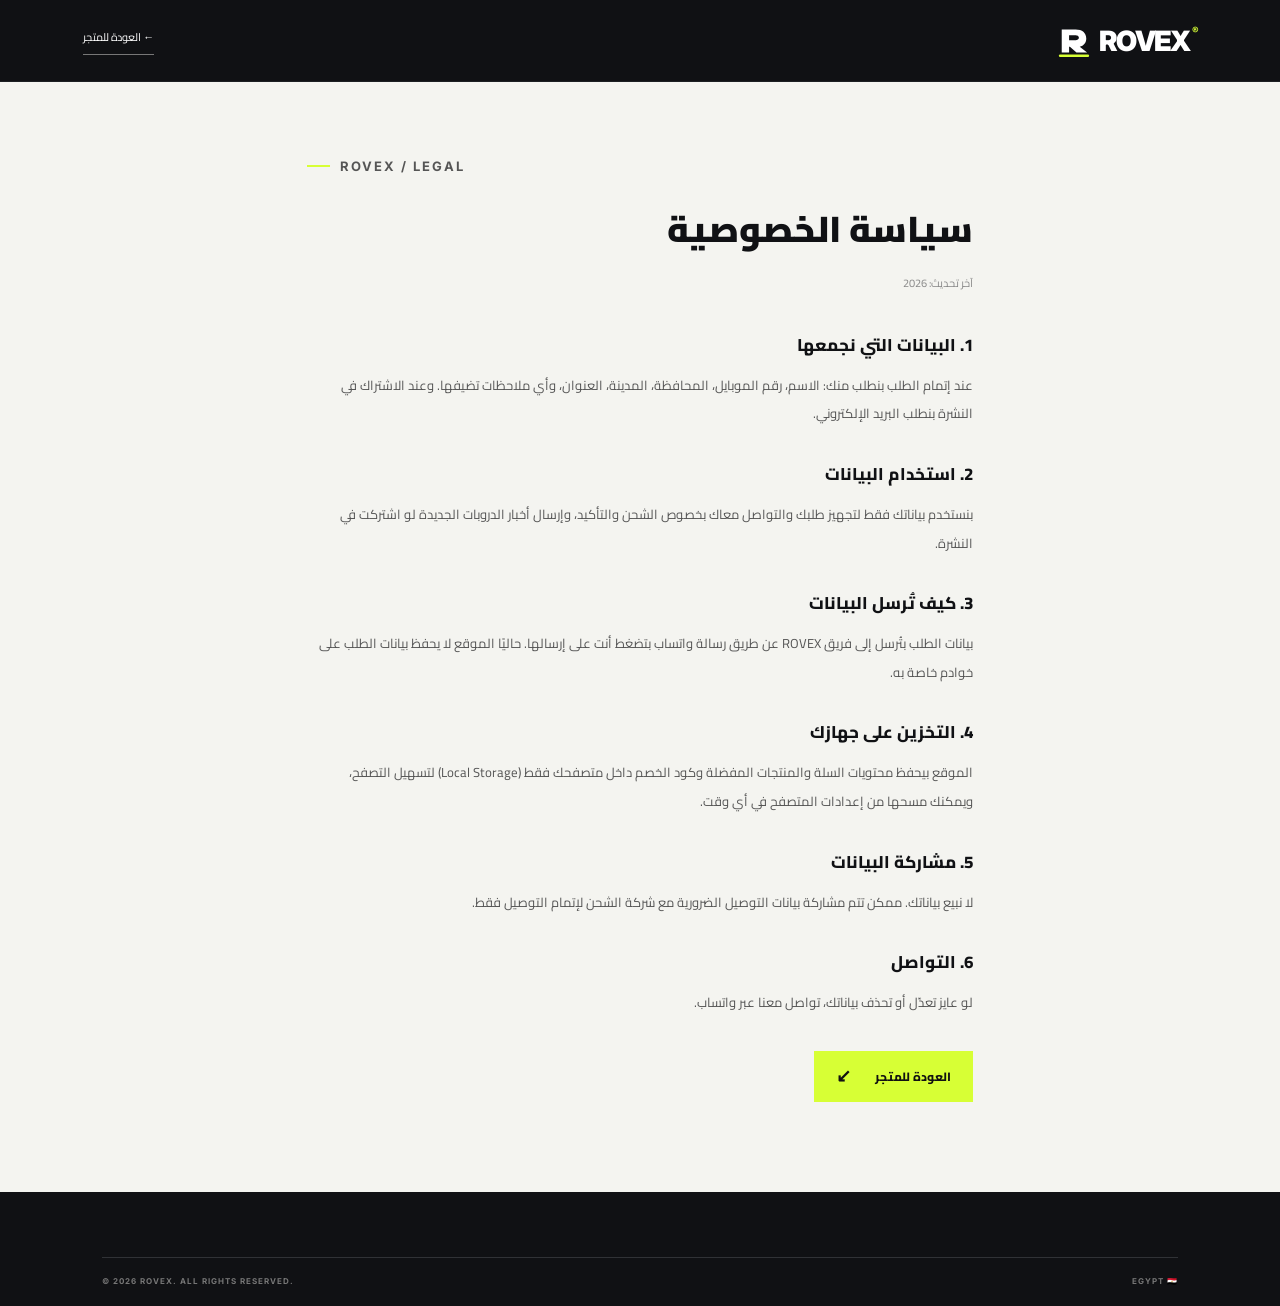
<file: privacy.html>
<!DOCTYPE html>
<html lang="ar" dir="rtl">
<head>
  <meta charset="UTF-8" />
  <meta name="viewport" content="width=device-width, initial-scale=1.0" />
  <meta name="theme-color" content="#101114" />
  <title>سياسة الخصوصية | ROVEX</title>
  <link rel="preconnect" href="https://fonts.googleapis.com">
  <link rel="preconnect" href="https://fonts.gstatic.com" crossorigin>
  <link href="https://fonts.googleapis.com/css2?family=Cairo:wght@400;600;800;900&family=Inter:wght@700;900&display=swap" rel="stylesheet">
  <link rel="stylesheet" href="style.css" />
</head>
<body>
  <header class="site-header"><a class="brand" href="index.html" aria-label="ROVEX home"><svg class="brand-mark" viewBox="0 0 44 44" aria-hidden="true"><path d="M7 36V8h17c8 0 13 4 13 11 0 5-3 9-8 10l9 7H25l-8-7h-1v7H7Zm9-15h8c2 0 4-1 4-3s-2-3-4-3h-8v6Z" fill="currentColor"/><path d="M5 40h34" stroke="#D7FF35" stroke-width="3" stroke-linecap="round"/></svg><span>ROVEX<span class="reg">®</span></span></a><a class="text-link" href="index.html">← العودة للمتجر</a></header>
  <main class="legal">
    <p class="eyebrow dark-eyebrow"><span></span> ROVEX / LEGAL</p>
    <h1>سياسة الخصوصية</h1>
    <p class="updated">آخر تحديث: 2026</p>
    <!-- نص عام: راجعه وعدّله مع صاحب المتجر قبل النشر -->
    <h2>1. البيانات التي نجمعها</h2>
    <p>عند إتمام الطلب بنطلب منك: الاسم، رقم الموبايل، المحافظة، المدينة، العنوان، وأي ملاحظات تضيفها. وعند الاشتراك في النشرة بنطلب البريد الإلكتروني.</p>
    <h2>2. استخدام البيانات</h2>
    <p>بنستخدم بياناتك فقط لتجهيز طلبك والتواصل معاك بخصوص الشحن والتأكيد، وإرسال أخبار الدروبات الجديدة لو اشتركت في النشرة.</p>
    <h2>3. كيف تُرسل البيانات</h2>
    <p>بيانات الطلب بتُرسل إلى فريق ROVEX عن طريق رسالة واتساب بتضغط أنت على إرسالها. حاليًا الموقع لا يحفظ بيانات الطلب على خوادم خاصة به.</p>
    <h2>4. التخزين على جهازك</h2>
    <p>الموقع بيحفظ محتويات السلة والمنتجات المفضلة وكود الخصم داخل متصفحك فقط (Local Storage) لتسهيل التصفح، ويمكنك مسحها من إعدادات المتصفح في أي وقت.</p>
    <h2>5. مشاركة البيانات</h2>
    <p>لا نبيع بياناتك. ممكن تتم مشاركة بيانات التوصيل الضرورية مع شركة الشحن لإتمام التوصيل فقط.</p>
    <h2>6. التواصل</h2>
    <p>لو عايز تعدّل أو تحذف بياناتك، تواصل معنا عبر واتساب.</p>
    <a class="btn btn-primary" href="index.html">العودة للمتجر <span>↙</span></a>
  </main>
  <footer><div class="footer-bottom"><span>© 2026 ROVEX. ALL RIGHTS RESERVED.</span><span>EGYPT 🇪🇬</span></div></footer>
</body>
</html>
</file>
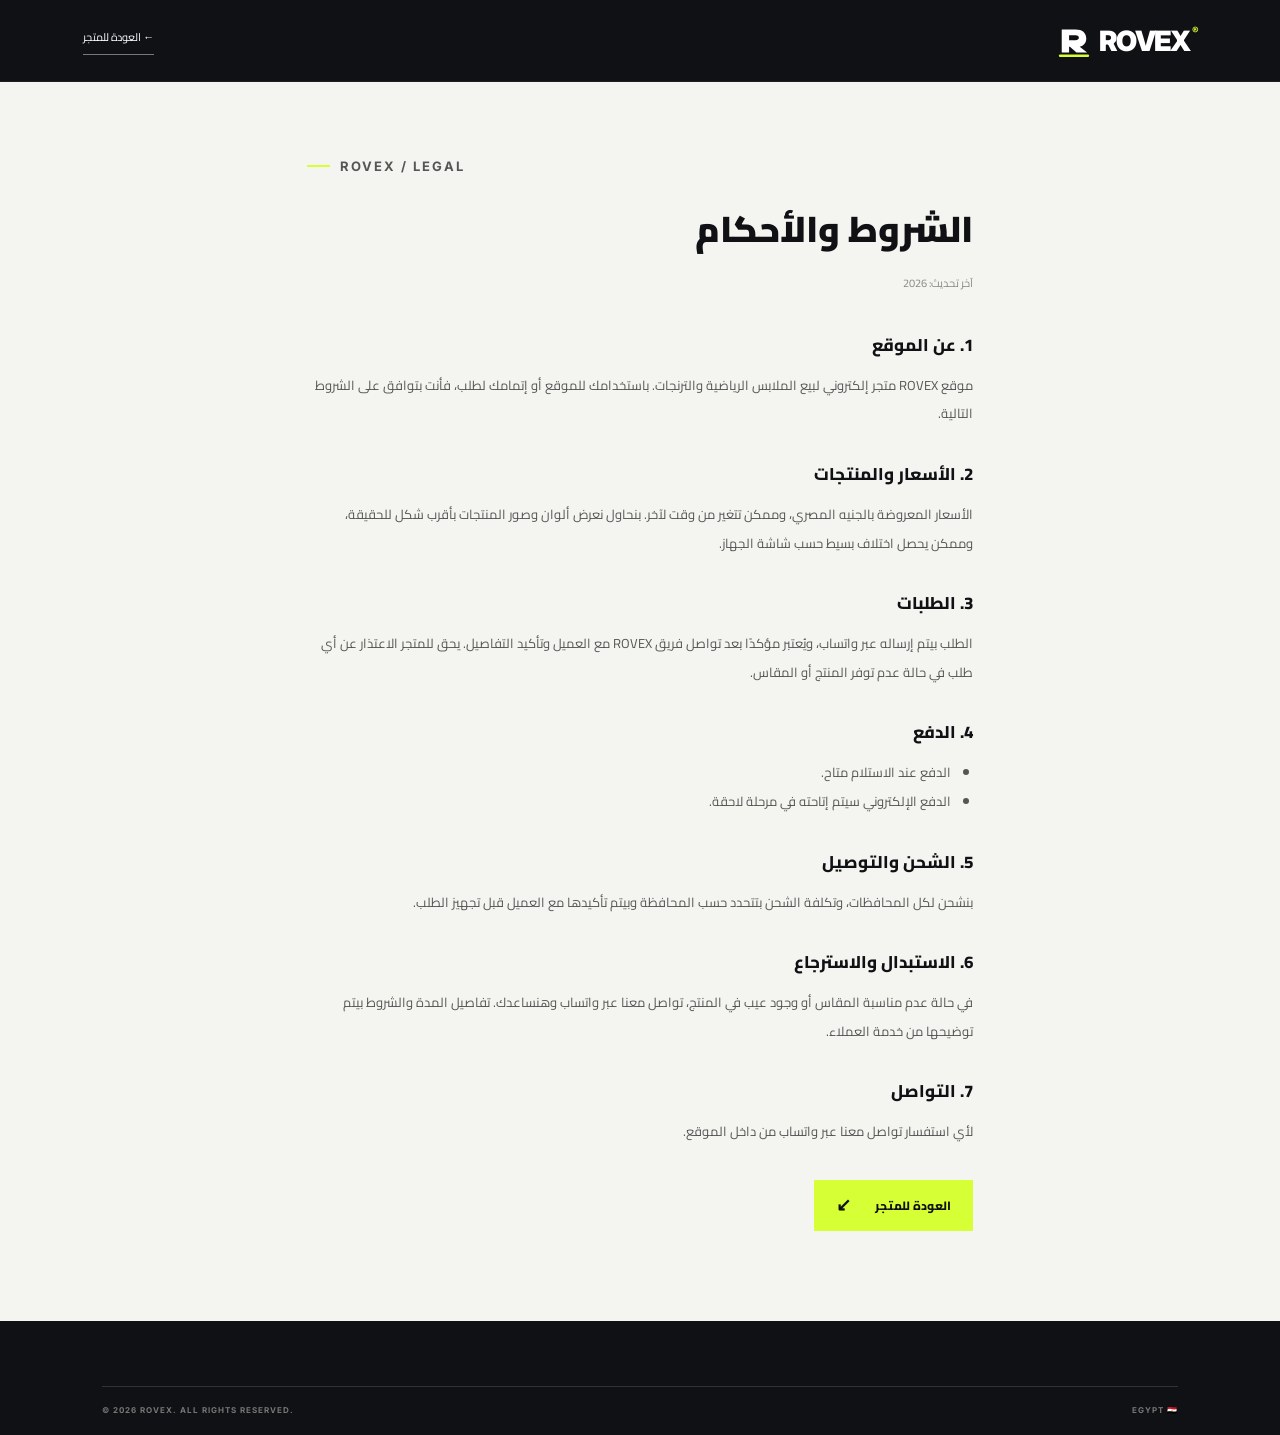
<file: terms.html>
<!DOCTYPE html>
<html lang="ar" dir="rtl">
<head>
  <meta charset="UTF-8" />
  <meta name="viewport" content="width=device-width, initial-scale=1.0" />
  <meta name="theme-color" content="#101114" />
  <title>الشروط والأحكام | ROVEX</title>
  <link rel="preconnect" href="https://fonts.googleapis.com">
  <link rel="preconnect" href="https://fonts.gstatic.com" crossorigin>
  <link href="https://fonts.googleapis.com/css2?family=Cairo:wght@400;600;800;900&family=Inter:wght@700;900&display=swap" rel="stylesheet">
  <link rel="stylesheet" href="style.css" />
</head>
<body>
  <header class="site-header"><a class="brand" href="index.html" aria-label="ROVEX home"><svg class="brand-mark" viewBox="0 0 44 44" aria-hidden="true"><path d="M7 36V8h17c8 0 13 4 13 11 0 5-3 9-8 10l9 7H25l-8-7h-1v7H7Zm9-15h8c2 0 4-1 4-3s-2-3-4-3h-8v6Z" fill="currentColor"/><path d="M5 40h34" stroke="#D7FF35" stroke-width="3" stroke-linecap="round"/></svg><span>ROVEX<span class="reg">®</span></span></a><a class="text-link" href="index.html">← العودة للمتجر</a></header>
  <main class="legal">
    <p class="eyebrow dark-eyebrow"><span></span> ROVEX / LEGAL</p>
    <h1>الشروط والأحكام</h1>
    <p class="updated">آخر تحديث: 2026</p>
    <!-- نص عام: راجعه وعدّله مع صاحب المتجر قبل النشر -->
    <h2>1. عن الموقع</h2>
    <p>موقع ROVEX متجر إلكتروني لبيع الملابس الرياضية والترنجات. باستخدامك للموقع أو إتمامك لطلب، فأنت بتوافق على الشروط التالية.</p>
    <h2>2. الأسعار والمنتجات</h2>
    <p>الأسعار المعروضة بالجنيه المصري، وممكن تتغير من وقت لآخر. بنحاول نعرض ألوان وصور المنتجات بأقرب شكل للحقيقة، وممكن يحصل اختلاف بسيط حسب شاشة الجهاز.</p>
    <h2>3. الطلبات</h2>
    <p>الطلب بيتم إرساله عبر واتساب، ويُعتبر مؤكدًا بعد تواصل فريق ROVEX مع العميل وتأكيد التفاصيل. يحق للمتجر الاعتذار عن أي طلب في حالة عدم توفر المنتج أو المقاس.</p>
    <h2>4. الدفع</h2>
    <ul><li>الدفع عند الاستلام متاح.</li><li>الدفع الإلكتروني سيتم إتاحته في مرحلة لاحقة.</li></ul>
    <h2>5. الشحن والتوصيل</h2>
    <p>بنشحن لكل المحافظات، وتكلفة الشحن بتتحدد حسب المحافظة وبيتم تأكيدها مع العميل قبل تجهيز الطلب.</p>
    <h2>6. الاستبدال والاسترجاع</h2>
    <p>في حالة عدم مناسبة المقاس أو وجود عيب في المنتج، تواصل معنا عبر واتساب وهنساعدك. تفاصيل المدة والشروط بيتم توضيحها من خدمة العملاء.</p>
    <h2>7. التواصل</h2>
    <p>لأي استفسار تواصل معنا عبر واتساب من داخل الموقع.</p>
    <a class="btn btn-primary" href="index.html">العودة للمتجر <span>↙</span></a>
  </main>
  <footer><div class="footer-bottom"><span>© 2026 ROVEX. ALL RIGHTS RESERVED.</span><span>EGYPT 🇪🇬</span></div></footer>
</body>
</html>
</file>
<file: style.css>
*{box-sizing:border-box;margin:0;padding:0}
:root{--black:#101114;--charcoal:#25282d;--lime:#d7ff35;--paper:#f4f4f0;--white:#fff;--muted:#85878a;--line:#e5e5df}
html{scroll-behavior:smooth;scroll-padding-top:90px}
body{font-family:"Cairo",sans-serif;background:var(--paper);color:var(--black);overflow-x:hidden}
a{text-decoration:none;color:inherit}button,input{font:inherit}button{cursor:pointer;border:0}
.announcement{height:32px;background:var(--lime);display:flex;align-items:center;justify-content:center;gap:12px;font-size:10px;font-weight:800;letter-spacing:.3px}
.announcement-dot{width:4px;height:4px;background:#111;border-radius:50%}
.site-header{height:82px;padding:0 6.5%;display:flex;align-items:center;justify-content:space-between;background:var(--black);color:#fff;position:sticky;top:0;z-index:30}
.brand{display:flex;align-items:center;gap:7px;font-family:Inter,sans-serif;font-size:28px;font-weight:900;letter-spacing:-1.7px;direction:ltr}
.brand-mark{width:36px;height:36px;color:#fff}.reg{font-size:10px;vertical-align:top;margin-left:2px;color:var(--lime)}
.main-nav{display:flex;gap:36px;align-items:center}.main-nav a{font-size:12px;color:#c5c5c5;transition:.2s}.main-nav a:hover,.main-nav a.active{color:var(--lime)}
.header-actions{display:flex;align-items:center;gap:18px}.icon-btn{background:none;color:inherit;display:grid;place-items:center;font-size:27px;line-height:1}.icon-btn svg,.cart-button svg{width:20px;height:20px;fill:none;stroke:currentColor;stroke-width:1.7;stroke-linecap:round;stroke-linejoin:round}
.cart-button{display:flex;align-items:center;gap:8px;background:none;color:#fff;font-size:12px}.cart-button b{display:grid;place-items:center;background:var(--lime);color:#111;width:20px;height:20px;border-radius:50%;font-size:10px}
.menu-toggle{display:none}
.hero{height:min(690px,calc(100vh - 114px));min-height:570px;background:#17191b;position:relative;color:#fff;overflow:hidden;display:flex;align-items:center}
.hero-image{position:absolute;inset:0;background-image:url("hero.png");background-position:center 38%;background-size:cover;opacity:.68;filter:grayscale(1)}
.hero-shade{position:absolute;inset:0;background:linear-gradient(270deg,rgba(10,11,12,.96) 0%,rgba(10,11,12,.83) 34%,rgba(10,11,12,.24) 72%,rgba(10,11,12,.1) 100%)}
.hero-content{position:relative;z-index:2;margin-right:12%;max-width:590px}
.eyebrow{font:700 10px Inter,sans-serif;letter-spacing:2px;display:flex;align-items:center;gap:10px;direction:ltr;justify-content:flex-start;color:#c5c5c5}
.eyebrow span{width:23px;height:2px;background:var(--lime);display:inline-block}
.hero h1{font:900 clamp(72px,9vw,132px)/.83 Inter,sans-serif;letter-spacing:-7px;margin:29px 0 25px;direction:ltr;text-align:right}
.hero h1 em,.section-heading h2 em,.manifesto h2 em,.newsletter h2 em{font-style:normal;color:var(--lime)}
.hero-copy{font-size:14px;line-height:2.1;color:#d2d2d2}
.hero-actions{display:flex;align-items:center;gap:28px;margin-top:32px}
.btn{display:inline-flex;align-items:center;justify-content:center;gap:24px;padding:14px 22px;font-size:12px;font-weight:800;transition:.25s}
.btn-primary{background:var(--lime);color:#111}.btn-primary:hover{background:#fff;transform:translateY(-3px)}
.btn span{font-size:18px;line-height:10px}
.text-link{font-size:11px;color:#fff;border-bottom:1px solid #777;padding-bottom:7px}.text-link span{margin-right:8px}
.hero-side-label{position:absolute;left:34px;bottom:55px;writing-mode:vertical-rl;transform:rotate(180deg);font:700 9px Inter,sans-serif;letter-spacing:2px;color:#aaa}
.hero-stamp{position:absolute;left:9%;bottom:13%;display:flex;align-items:center;gap:12px;color:#fff;opacity:.9;direction:ltr}.hero-stamp strong{font:900 54px Inter;color:var(--lime)}.hero-stamp span{font:700 8px/1.5 Inter;letter-spacing:1.5px}
.ticker{background:var(--lime);overflow:hidden;padding:15px 0;white-space:nowrap}.ticker-track{display:flex;justify-content:space-around;align-items:center;gap:42px;font:900 13px Inter;letter-spacing:2px;direction:ltr}.ticker-track b{font-size:18px}
.section{padding:105px 8%}.section-heading{display:flex;justify-content:space-between;align-items:end;margin-bottom:45px}.dark-eyebrow{color:#777}.section-heading h2{font-size:46px;font-weight:900;margin-top:13px}.section-heading h2 em{color:#8ca91b}.section-heading>p{font-size:12px;line-height:2;color:#777;margin-bottom:5px}
.filter-row{display:flex;justify-content:space-between;align-items:center;border-bottom:1px solid var(--line);padding-bottom:14px;margin-bottom:22px}.collection-label{font:800 10px Inter;letter-spacing:1.5px;direction:ltr}.collection-label span{color:#929292;font-weight:500}.sort-button{background:none;font-size:11px;color:#555}.sort-button span{font-size:18px;margin-right:10px}
.product-grid{display:grid;grid-template-columns:repeat(3,1fr);gap:22px}.product-image-wrap{height:440px;position:relative;background:#e4e4df;overflow:hidden}.product-image-wrap img{width:100%;height:100%;object-fit:cover;transition:transform .6s}.product-card:hover img{transform:scale(1.05)}
.product-tag{position:absolute;z-index:2;top:16px;right:16px;background:var(--lime);font:800 8px Inter;letter-spacing:1px;padding:8px 10px;direction:ltr}.muted-tag{background:#fff}.favorite-btn{position:absolute;z-index:2;left:15px;top:12px;background:#fff;width:32px;height:32px;border-radius:50%;font-size:20px;line-height:1}.favorite-btn.is-favorite{background:var(--lime)}
.quick-add{position:absolute;bottom:0;right:0;left:0;background:rgba(16,17,20,.94);color:#fff;padding:15px;font-size:11px;font-weight:700;transform:translateY(100%);transition:.25s}.product-card:hover .quick-add{transform:translateY(0)}.quick-add span{color:var(--lime);font-size:18px;margin-right:9px}
.product-info{display:flex;justify-content:space-between;gap:10px;align-items:start;padding-top:17px}.product-info h3{font-size:13px;font-weight:800}.product-info p{font-size:10px;color:#888;margin-top:4px}.product-info strong{font:800 12px Inter;white-space:nowrap;direction:rtl}
.product-swatches{display:flex;align-items:center;gap:7px;margin-top:13px}.swatch{width:11px;height:11px;border-radius:50%;border:1px solid #bbb}.swatch.black{background:#17191b}.swatch.grey{background:#aaa}.swatch.lime{background:var(--lime)}.product-swatches span{font-size:9px;color:#888;margin-right:5px}
.center-action{text-align:center;margin-top:45px}.btn-outline{border:1px solid #222;color:#222;background:transparent}.btn-outline:hover{background:#111;color:#fff}
.manifesto{background:var(--black);color:#fff;display:grid;grid-template-columns:1fr 1fr;min-height:520px}
.manifesto-image{background:url("https://images.unsplash.com/photo-1515886657613-9f3515b0c78f?auto=format&fit=crop&w=1100&q=85") center 35%/cover;filter:grayscale(1);min-height:520px}
.manifesto-content{padding:90px 12%;position:relative;display:flex;flex-direction:column;align-items:flex-start;justify-content:center}.manifesto h2{font-size:68px;line-height:1.25;font-weight:900;margin:25px 0}.manifesto h2 em{color:var(--lime)}.manifesto-content>p:not(.eyebrow){font-size:12px;line-height:2.2;color:#aaa;max-width:360px;margin-bottom:28px}.light-link{margin-top:4px}.manifesto-number{position:absolute;bottom:35px;left:12%;font:800 10px Inter;letter-spacing:2px;color:#666;direction:ltr}
.benefits{display:grid;grid-template-columns:repeat(3,1fr);padding:55px 8%;gap:30px;border-bottom:1px solid var(--line)}.benefit{display:flex;gap:16px;align-items:center}.benefit-icon{width:43px;height:43px;display:grid;place-items:center;border:1px solid #d1d1c9;font-size:22px;color:#718914}.benefit h3{font-size:12px}.benefit p{font-size:10px;color:#888;margin-top:5px}
.newsletter{text-align:center;background:#e9eae3;padding:85px 20px}.newsletter .eyebrow{justify-content:center;color:#777}.newsletter h2{font-size:40px;font-weight:900;margin:15px 0 5px}.newsletter h2 em{color:#879f1d}.newsletter>p:not(.eyebrow){font-size:11px;color:#777}.newsletter form{display:flex;max-width:440px;margin:27px auto 0;border-bottom:1px solid #999}.newsletter input{flex:1;min-width:0;border:0;background:transparent;padding:13px 5px;outline:none;font-size:11px}.newsletter form button{background:var(--black);color:#fff;padding:0 20px;font-size:11px}.newsletter form button span{color:var(--lime);margin-right:12px}.newsletter small{display:block;margin-top:12px;color:#607b0b;font-size:10px}
footer{background:var(--black);color:#fff;padding:65px 8% 20px}.footer-main{display:grid;grid-template-columns:2fr 1fr 1fr 1fr;gap:35px;padding-bottom:55px}.footer-logo{font-size:29px}.footer-brand p{font:500 10px/2 Inter;color:#888;margin-top:17px;direction:ltr;text-align:right}.footer-main h4{font-size:12px;margin-bottom:20px;color:var(--lime)}.footer-main>div:not(:first-child){display:flex;flex-direction:column;align-items:flex-start}.footer-main>div>a:not(.brand){font-size:10px;color:#999;margin:0 0 12px}.footer-main a:hover{color:var(--lime)}.footer-bottom{border-top:1px solid #303236;padding-top:18px;display:flex;justify-content:space-between;color:#777;font:700 8px Inter;letter-spacing:1px;direction:ltr}
.toast{position:fixed;bottom:24px;left:24px;background:var(--lime);color:#111;padding:13px 20px;font-size:12px;font-weight:800;z-index:80;opacity:0;transform:translateY(15px);transition:.25s;pointer-events:none}.toast.show{opacity:1;transform:translateY(0)}
.overlay{position:fixed;inset:0;background:rgba(0,0,0,.55);z-index:49;opacity:0;visibility:hidden;transition:.25s}.overlay.show{opacity:1;visibility:visible}.cart-drawer{position:fixed;z-index:50;top:0;bottom:0;left:0;width:min(430px,100%);background:var(--paper);padding:25px;display:flex;flex-direction:column;transform:translateX(-105%);transition:.35s}.cart-drawer.open{transform:translateX(0)}.drawer-head{display:flex;align-items:center;justify-content:space-between;padding-bottom:20px;border-bottom:1px solid var(--line)}.drawer-head h2{font-size:18px}.drawer-head h2 span{font:500 12px Inter;color:#888}.cart-items{flex:1;overflow:auto;padding:20px 0}.empty-cart{text-align:center;color:#777;font-size:13px;line-height:2.5;padding-top:60px}.empty-cart a{color:#222;text-decoration:underline}.cart-row{display:grid;grid-template-columns:75px 1fr auto;gap:13px;padding:12px 0;border-bottom:1px solid var(--line)}.cart-thumb{width:75px;height:85px;object-fit:cover;background:#ddd}.cart-row h3{font-size:11px;margin:4px 0}.cart-row p{font:700 11px Inter}.cart-row .remove-item{background:none;color:#888;font-size:10px;text-decoration:underline;margin-top:8px}.qty-control{display:flex;align-items:center;gap:9px;margin-top:10px}.qty-control button{width:22px;height:22px;background:#e5e5df}.qty-control span{font:700 11px Inter}.drawer-footer{border-top:1px solid var(--line);padding-top:20px}.subtotal{display:flex;justify-content:space-between;margin-bottom:18px;font-size:13px}.subtotal strong{font:800 16px Inter}.checkout-btn{width:100%}.drawer-footer small{display:block;text-align:center;color:#888;font-size:9px;margin-top:12px}
@media(max-width:900px){.site-header{padding:0 4%;height:72px}.main-nav{gap:18px}.hero-content{margin-right:8%}.product-image-wrap{height:350px}.section{padding:80px 5%}.manifesto-content{padding:65px 9%}.manifesto h2{font-size:56px}.benefits{padding:45px 5%}}
@media(max-width:650px){.announcement{font-size:9px;height:30px}.site-header{height:66px;padding:0 5%}.brand{font-size:23px}.brand-mark{width:30px;height:30px}.menu-toggle{display:flex;flex-direction:column;gap:5px}.menu-toggle span{width:21px;height:2px;background:#fff}.main-nav{position:absolute;top:66px;right:0;left:0;background:#17191b;padding:0 6%;display:flex;flex-direction:column;align-items:stretch;gap:0;max-height:0;overflow:hidden;transition:max-height .3s}.main-nav.open{max-height:260px;padding-top:10px;padding-bottom:15px}.main-nav a{padding:12px 0;border-bottom:1px solid #303236}.header-actions{gap:13px}.cart-button span{display:none}.hero{min-height:650px;height:calc(100svh - 96px);max-height:760px;align-items:flex-end}.hero-image{background-position:58% center}.hero-shade{background:linear-gradient(0deg,rgba(10,11,12,.97) 0%,rgba(10,11,12,.75) 45%,rgba(10,11,12,.15) 100%)}.hero-content{margin:0 7% 70px;max-width:100%}.hero h1{font-size:clamp(68px,17vw,100px);letter-spacing:-4px;margin:23px 0 18px}.hero-copy{font-size:12px}.hero-actions{gap:18px;margin-top:24px;flex-wrap:wrap}.btn{padding:13px 16px;font-size:11px}.text-link{font-size:10px}.hero-side-label{display:none}.hero-stamp{left:7%;top:12%;bottom:auto}.hero-stamp strong{font-size:40px}.ticker{padding:12px 0}.ticker-track{gap:25px;font-size:10px}.section{padding:65px 5%}.section-heading{display:block;margin-bottom:30px}.section-heading h2{font-size:36px}.section-heading>p{margin-top:12px;font-size:11px}.filter-row{margin-bottom:15px}.collection-label{font-size:8px}.sort-button{font-size:10px}.product-grid{grid-template-columns:repeat(2,minmax(0,1fr));gap:22px 12px}.product-image-wrap{height:260px}.product-tag{top:9px;right:8px;font-size:7px;padding:6px}.favorite-btn{left:8px;top:8px;width:27px;height:27px}.quick-add{transform:none;padding:10px;font-size:9px}.product-info{display:block;padding-top:11px}.product-info h3{font-size:10px;line-height:1.8}.product-info strong{display:block;margin-top:8px;font-size:11px}.product-swatches{gap:5px;margin-top:9px}.product-swatches span{font-size:8px}.center-action{margin-top:32px}.manifesto{grid-template-columns:1fr}.manifesto-image{min-height:330px;height:330px;background-position:center 32%}.manifesto-content{min-height:390px;padding:55px 8%}.manifesto h2{font-size:55px;margin:18px 0}.manifesto-number{left:8%;bottom:22px}.benefits{grid-template-columns:1fr;padding:38px 7%;gap:24px}.benefit-icon{width:38px;height:38px}.newsletter{padding:65px 7%}.newsletter h2{font-size:30px}.newsletter>p:not(.eyebrow){font-size:10px}footer{padding:50px 7% 18px}.footer-main{grid-template-columns:1fr 1fr;gap:35px 20px}.footer-brand{grid-column:1/-1}.footer-bottom{flex-wrap:wrap;gap:12px;font-size:7px}.cart-drawer{padding:20px}.toast{left:12px;right:12px;bottom:12px;text-align:center}}
@media(max-width:370px){.product-image-wrap{height:220px}.header-actions{gap:9px}.brand{font-size:20px}.brand-mark{width:27px}}

/* Product details + checkout additions */
.view-product{position:absolute;bottom:49px;right:0;left:0;background:rgba(215,255,53,.96);color:#111;padding:11px;font-size:10px;font-weight:800;transform:translateY(160%);transition:.25s}
.product-card:hover .view-product{transform:translateY(0)}
.product-modal{position:fixed;z-index:61;top:50%;left:50%;width:min(900px,92vw);max-height:88vh;overflow:auto;background:var(--paper);display:grid;grid-template-columns:1fr 1fr;transform:translate(-50%,-46%) scale(.97);opacity:0;visibility:hidden;transition:.25s}
.product-modal.open{transform:translate(-50%,-50%) scale(1);opacity:1;visibility:visible}
.modal-close{position:absolute;z-index:2;top:12px;left:12px;width:36px;height:36px;border-radius:50%;background:#fff;font-size:24px}
.modal-product-image{min-height:480px;background:#ddd}.modal-product-image img{width:100%;height:100%;min-height:480px;object-fit:cover}
.modal-product-info{padding:50px 38px;display:flex;flex-direction:column;align-items:flex-start}
.modal-product-info h2{font-size:25px;font-weight:900;margin:18px 0 8px}.modal-price{font:900 19px Inter;direction:rtl}
.modal-description{font-size:11px;line-height:2;color:#777;margin:18px 0 24px}
.option-group{width:100%;margin-bottom:20px}.option-group>label,.payment-choice>strong{display:block;font-size:11px;font-weight:800;margin-bottom:10px}
.size-options{display:flex;gap:8px;direction:ltr}.size-options button{width:42px;height:40px;border:1px solid #ccc;background:transparent;font:700 11px Inter}.size-options button.selected{background:var(--black);border-color:var(--black);color:var(--lime)}
.option-error{display:none;color:#b33;font-size:10px;margin-top:7px}.option-error.show{display:block}
.option-group select{width:100%;padding:12px;border:1px solid #ccc;background:transparent;font-size:11px}
.modal-actions{display:flex;width:100%;gap:12px;margin-top:6px}.modal-actions .btn{flex:1}
.modal-qty{display:flex;align-items:center;border:1px solid #ccc;direction:ltr}.modal-qty button{width:36px;background:transparent;font-size:17px}.modal-qty span{font:700 12px Inter;min-width:20px;text-align:center}
.product-note{font-size:9px;color:#777;margin-top:20px;line-height:2}
.checkout-modal{position:fixed;inset:0;z-index:65;background:rgba(0,0,0,.72);display:grid;place-items:center;padding:20px;opacity:0;visibility:hidden;transition:.25s}
.checkout-modal.open{opacity:1;visibility:visible}
.checkout-box{background:var(--paper);width:min(650px,100%);max-height:92vh;overflow:auto;padding:25px}
.checkout-form{padding-top:20px}.checkout-summary{background:#e8e9e2;padding:14px;margin-bottom:20px;font-size:11px;line-height:2}
.form-grid{display:grid;grid-template-columns:1fr 1fr;gap:15px}.form-grid label{font-size:10px;font-weight:800}.form-grid input,.form-grid textarea{display:block;width:100%;margin-top:7px;border:1px solid #d3d3cc;background:transparent;padding:11px;font-size:11px;outline-color:#9ebc22;resize:vertical}.full-field{grid-column:1/-1}
.payment-choice{border-top:1px solid var(--line);border-bottom:1px solid var(--line);padding:16px 0;margin:20px 0}.payment-choice label{font-size:11px;display:block;margin:10px 0}.payment-choice small{font-size:9px;color:#888}
.checkout-submit{width:100%}.checkout-disclaimer{display:block;color:#888;font-size:9px;text-align:center;margin-top:12px}
.order-success{text-align:center;padding:45px 10px}.success-mark{width:55px;height:55px;border-radius:50%;background:var(--lime);display:grid;place-items:center;font-size:28px;margin:0 auto 18px}.order-success h3{font-size:21px}.order-success p{font-size:12px;color:#777;margin:12px 0 22px}
@media(max-width:650px){.product-modal{grid-template-columns:1fr;width:94vw;max-height:92vh}.modal-product-image,.modal-product-image img{min-height:260px;height:260px}.modal-product-info{padding:27px 22px}.modal-product-info h2{font-size:20px}.view-product{transform:none;bottom:43px;padding:9px;font-size:9px}.checkout-box{padding:18px}.form-grid{grid-template-columns:1fr}.full-field{grid-column:auto}}

/* Categories section */
.categories-section{padding-bottom:20px}
.categories-section .section-heading{margin-bottom:35px}
.category-grid{display:grid;grid-template-columns:repeat(4,1fr);gap:18px}
.category-card{position:relative;display:block;aspect-ratio:3/4;overflow:hidden;background:var(--black);color:#fff;isolation:isolate}
.category-card img{position:absolute;inset:0;width:100%;height:100%;object-fit:cover;z-index:-2;transition:transform .6s}
.category-card.is-live::after{content:"";position:absolute;inset:0;z-index:-1;background:linear-gradient(0deg,rgba(10,11,12,.88) 0%,rgba(10,11,12,.15) 55%,rgba(10,11,12,0) 100%)}
.category-card.is-live:hover img{transform:scale(1.06)}
.category-card.is-soon{background:linear-gradient(160deg,#1b1d20,#101114);border:1px solid #2c2f34;cursor:default;transition:border-color .25s}
.category-card.is-soon:hover,.category-card.is-soon:focus-visible{border-color:var(--lime);outline:none}
.category-ghost{position:absolute;top:50%;right:50%;transform:translate(50%,-50%) rotate(-90deg);font:900 clamp(34px,4.6vw,62px) Inter,sans-serif;letter-spacing:-2px;color:transparent;-webkit-text-stroke:1px #3a3d43;direction:ltr;white-space:nowrap;z-index:-1}
.category-badge{position:absolute;top:14px;right:14px;background:var(--lime);color:#111;font-size:10px;font-weight:800;padding:6px 11px}
.category-badge.soon{background:transparent;color:var(--lime);border:1px solid var(--lime)}
.category-label{position:absolute;right:0;left:0;bottom:0;padding:20px}
.category-label small{display:block;font:700 9px Inter,sans-serif;letter-spacing:2px;color:#b5b5b5;direction:ltr;text-align:right;margin-bottom:6px}
.category-label h3{font-size:24px;font-weight:900}
.category-cta{display:inline-block;margin-top:10px;font-size:11px;font-weight:700;color:var(--lime)}
.is-soon .category-cta{color:#8a8c90}
@media(max-width:900px){.category-label h3{font-size:20px}.category-label{padding:16px}}
@media(max-width:650px){.categories-section{padding-bottom:10px}.category-grid{grid-template-columns:repeat(2,minmax(0,1fr));gap:12px}.category-label{padding:12px}.category-label h3{font-size:16px}.category-label small{font-size:7px}.category-badge{top:9px;right:9px;font-size:9px;padding:5px 8px}.category-ghost{font-size:34px}}

/* Size guide */
.size-label{display:flex!important;justify-content:space-between;align-items:center}
.size-guide-link{background:none;color:#555;font-size:10px;font-weight:700;text-decoration:underline}
.size-guide-box{width:min(480px,100%)}
.size-table{width:100%;border-collapse:collapse;margin-top:18px;text-align:center;font-size:12px}
.size-table th{font-size:10px;color:#777;font-weight:800;padding:10px;border-bottom:2px solid var(--black)}
.size-table td{padding:12px 8px;border-bottom:1px solid var(--line);font:600 12px Inter,sans-serif;direction:ltr}
.size-table td:first-child{font-weight:900;color:#111}
.size-note{font-size:10px;color:#777;line-height:2;margin-top:16px}.size-note a{color:#222;text-decoration:underline}

/* Countdown */
.drop-countdown{background:var(--black);color:#fff;text-align:center;padding:60px 20px}
.drop-countdown[hidden]{display:none}
.drop-countdown .eyebrow{justify-content:center}
.drop-countdown h2{font-size:34px;font-weight:900;margin:14px 0 26px}.drop-countdown h2 em{font-style:normal;color:var(--lime)}
.countdown{display:flex;justify-content:center;align-items:flex-start;gap:14px}
.countdown div{min-width:74px}.countdown b{display:block;font:900 44px Inter,sans-serif;color:var(--lime)}
.countdown small{font:700 9px Inter,sans-serif;letter-spacing:2px;color:#999}.countdown i{font:900 34px Inter;font-style:normal;color:#555}

/* FAQ */
.faq-list{max-width:820px;margin:0 auto}
.faq-list details{border-bottom:1px solid var(--line)}
.faq-list summary{list-style:none;cursor:pointer;display:flex;justify-content:space-between;align-items:center;gap:14px;padding:20px 4px;font-size:14px;font-weight:800}
.faq-list summary::-webkit-details-marker{display:none}
.faq-list summary::after{content:"＋";font-size:20px;color:#718914;transition:transform .25s}
.faq-list details[open] summary::after{transform:rotate(45deg)}
.faq-list details p{padding:0 4px 22px;font-size:12px;line-height:2.1;color:#666}

/* Promo + discount */
.promo-row{display:flex;gap:8px}
.promo-row input{flex:1;min-width:0;border:1px solid #d3d3cc;background:transparent;padding:10px 12px;font:600 11px Inter,sans-serif;text-transform:uppercase;outline-color:#9ebc22}
.promo-row button{background:var(--black);color:#fff;padding:0 16px;font-size:11px;font-weight:700}
.promo-message{display:block;min-height:14px;margin:7px 0 10px;font-size:10px;color:#607b0b}
.discount-line{display:flex;justify-content:space-between;margin-bottom:10px;font-size:12px;color:#607b0b}.discount-line[hidden]{display:none}.discount-line strong{font:800 13px Inter}

/* WhatsApp floating button */
.wa-float{position:fixed;z-index:40;right:20px;bottom:20px;width:54px;height:54px;border-radius:50%;background:#25d366;color:#fff;display:grid;place-items:center;box-shadow:0 6px 18px rgba(0,0,0,.28);transition:.25s}
.wa-float:hover{transform:scale(1.08)}
.wa-float svg{width:28px;height:28px;fill:none;stroke:currentColor;stroke-width:1.8;stroke-linecap:round;stroke-linejoin:round}
.wa-retry{color:#222;border-color:#999;display:inline-block;margin-bottom:18px}
@media(max-width:650px){.main-nav.open{max-height:340px}.wa-float{right:14px;bottom:14px;width:48px;height:48px}.drop-countdown h2{font-size:26px}.countdown{gap:8px}.countdown div{min-width:56px}.countdown b{font-size:32px}.faq-list summary{font-size:12px}}

/* Sort select, no results, skip link */
.sort-button select{background:none;border:0;font:700 11px Cairo,sans-serif;color:#111;cursor:pointer;outline:none;margin-right:6px}
.skip-link{position:absolute;top:-60px;right:10px;z-index:100;background:var(--lime);color:#111;padding:10px 16px;font-size:12px;font-weight:800;transition:top .2s}.skip-link:focus{top:10px}
:focus-visible{outline:2px solid var(--lime);outline-offset:2px}
.collection-section :focus-visible,.faq-section :focus-visible,.categories-section :focus-visible,.product-modal :focus-visible,.checkout-box :focus-visible,.cart-drawer :focus-visible{outline-color:#6f8a10}

/* Sold-out sizes */
.size-options button:disabled{opacity:.35;text-decoration:line-through;cursor:not-allowed}

/* Scroll reveal + back to top */
.reveal{opacity:0;transform:translateY(22px);transition:opacity .6s ease,transform .6s ease}
.reveal.in{opacity:1;transform:none}
.to-top{position:fixed;z-index:40;right:20px;bottom:86px;width:42px;height:42px;border-radius:50%;background:var(--black);color:var(--lime);font-size:18px;border:1px solid #333;opacity:0;visibility:hidden;transform:translateY(10px);transition:.25s}
.to-top.show{opacity:1;visibility:visible;transform:none}
@media(max-width:650px){.to-top{right:14px;bottom:72px;width:38px;height:38px}}
@media(prefers-reduced-motion:reduce){.reveal{opacity:1;transform:none;transition:none}html{scroll-behavior:auto}}

/* Legal pages */
.legal{max-width:820px;margin:0 auto;padding:70px 6% 90px}
.legal h1{font-size:36px;font-weight:900;margin:14px 0 8px}
.legal .updated{font-size:11px;color:#888;margin-bottom:34px}
.legal h2{font-size:17px;font-weight:800;margin:30px 0 10px}
.legal p,.legal li{font-size:13px;line-height:2.2;color:#555}
.legal ul{padding-right:22px}
.legal .btn{margin-top:34px}

/* ===== Announcement bar ===== */
.announcement{height:36px;font-size:11px;gap:16px}
.ann-item{display:inline-flex;align-items:center;gap:6px;white-space:nowrap}
a.ann-item{border-bottom:1px solid rgba(0,0,0,.35);padding-bottom:1px;transition:border-color .2s}a.ann-item:hover{border-bottom-color:#111}
@keyframes annFade{from{opacity:0;transform:translateY(5px)}to{opacity:1;transform:none}}
@media(max-width:650px){.announcement{height:34px;font-size:10.5px}.announcement-dot{display:none}.ann-item{display:none}.ann-item.on{display:inline-flex;animation:annFade .5s}}

/* ===== Navbar ===== */
.site-header{display:grid;grid-template-columns:1fr auto 1fr;align-items:center;column-gap:16px;border-bottom:1px solid #1d1f23;transition:height .25s,box-shadow .25s,background .25s}
.site-header>.brand{justify-self:start}.site-header>.menu-toggle{justify-self:start}.header-actions{justify-self:end}
.site-header.scrolled{height:68px;background:rgba(16,17,20,.94);backdrop-filter:blur(10px);-webkit-backdrop-filter:blur(10px);box-shadow:0 8px 24px rgba(0,0,0,.35)}
.main-nav{gap:26px}
.main-nav a{position:relative;font-size:13px;font-weight:700;padding:8px 0;white-space:nowrap}
.main-nav a::after{content:"";position:absolute;right:0;left:0;bottom:0;height:2px;background:var(--lime);transform:scaleX(0);transform-origin:center;transition:transform .25s}
.main-nav a:hover::after,.main-nav a.active::after{transform:scaleX(1)}
.cart-button{padding:9px 14px;border:1px solid #33363b;transition:border-color .2s}.cart-button:hover{border-color:var(--lime)}
@media(min-width:1200px){.main-nav{gap:36px}}
@media(max-width:860px){
  .menu-toggle{display:flex;flex-direction:column;gap:5px}
  .menu-toggle span{width:21px;height:2px;background:#fff;transition:transform .25s,opacity .25s}
  .menu-toggle[aria-expanded="true"] span:first-child{transform:translateY(3.5px) rotate(45deg)}
  .menu-toggle[aria-expanded="true"] span:last-child{transform:translateY(-3.5px) rotate(-45deg)}
  .main-nav{position:absolute;top:100%;right:0;left:0;background:#17191b;padding:0 6%;flex-direction:column;align-items:stretch;gap:0;max-height:0;overflow:hidden;transition:max-height .3s,padding .3s;border-top:1px solid transparent}
  .main-nav.open{max-height:380px;padding-top:6px;padding-bottom:12px;border-top-color:#25282d}
  .main-nav a{padding:14px 0;border-bottom:1px solid #25282d;font-size:13px}
  .main-nav a::after{display:none}
  .main-nav a.active{color:var(--lime)}
}
@media(max-width:650px){.site-header.scrolled{height:60px}.cart-button{padding:9px 11px}}

/* ===== Hero ===== */
.hero{height:min(700px,calc(100vh - 118px))}
.hero-image{animation:heroZoom 18s ease-out both}
@keyframes heroZoom{from{transform:scale(1.08)}to{transform:scale(1)}}
.hero-content>*{opacity:0;transform:translateY(24px);animation:heroIn .8s cubic-bezier(.2,.7,.2,1) forwards}
.hero-content>:nth-child(1){animation-delay:.1s}.hero-content>:nth-child(2){animation-delay:.25s}.hero-content>:nth-child(3){animation-delay:.4s}.hero-content>:nth-child(4){animation-delay:.55s}.hero-content>:nth-child(5){animation-delay:.7s}
@keyframes heroIn{to{opacity:1;transform:none}}
.hero-points{list-style:none;display:flex;flex-wrap:wrap;gap:8px;margin-top:34px}
.hero-points li{font-size:11px;color:#d6d6d6;padding:8px 13px;border:1px solid rgba(255,255,255,.2);background:rgba(16,17,20,.45);backdrop-filter:blur(4px);-webkit-backdrop-filter:blur(4px);display:flex;align-items:center;gap:7px}
.hero-points li::before{content:"✓";color:var(--lime);font-weight:900}
.hero-scroll{position:absolute;z-index:2;left:50%;bottom:26px;transform:translateX(-50%);display:flex;flex-direction:column;align-items:center;gap:10px;font:700 9px Inter,sans-serif;letter-spacing:3px;color:#aaa;transition:color .2s}
.hero-scroll:hover{color:var(--lime)}
.hero-scroll span{width:1px;height:38px;background:linear-gradient(var(--lime),transparent);animation:scrollLine 1.8s ease-in-out infinite;transform-origin:top}
@keyframes scrollLine{0%{transform:scaleY(0)}50%{transform:scaleY(1)}100%{transform:scaleY(1);opacity:0}}
@media(max-width:650px){.hero{height:calc(100svh - 100px)}.hero-scroll{display:none}.hero-points{margin-top:24px;gap:6px}.hero-points li{font-size:10px;padding:7px 10px}}
@media(prefers-reduced-motion:reduce){.hero-image,.hero-content>*,.hero-scroll span{animation:none}.hero-content>*{opacity:1;transform:none}}

/* =====================================================================
   MOBILE HARDENING
   ===================================================================== */
html{-webkit-text-size-adjust:100%;text-size-adjust:100%}
a,button,summary,select,input{touch-action:manipulation}
a,button{-webkit-tap-highlight-color:rgba(215,255,53,.28)}
img{max-width:100%}

/* Touch devices of any width: hover-only controls must be reachable */
@media(hover:none){
  .quick-add{transform:none}
  .view-product{display:none}
}

/* Legal pages header (2 children) */
.site-header>.text-link{grid-column:3;justify-self:end}

/* Ticker as a real marquee (works on every width) */
.ticker-track{display:inline-flex;justify-content:flex-start;gap:42px;padding-right:42px;min-width:max-content;animation:tickerMove 28s linear infinite}
@keyframes tickerMove{from{transform:translateX(0)}to{transform:translateX(-50%)}}
@media(prefers-reduced-motion:reduce){.ticker-track{animation:none}}

@media(max-width:650px){
  /* ---- layout ---- */
  .menu-toggle{padding:12px 6px;margin-right:-6px}
  .menu-toggle span{width:22px}
  .icon-btn{min-width:40px;min-height:40px}
  .announcement{font-size:11px}
  .main-nav a{font-size:14px;padding:15px 0}

  /* hero */
  .hero h1{font-size:clamp(46px,14.5vw,84px);letter-spacing:-3px;line-height:.9}
  .eyebrow{font-size:11px}
  .hero-copy{font-size:13.5px;line-height:2}
  .text-link{font-size:12px;padding:8px 0}
  .hero-points li{font-size:11px}
  .btn{font-size:13px;padding:14px 20px;min-height:46px}

  /* categories */
  .category-ghost{font-size:6.2vw;letter-spacing:0}
  .category-label small{font-size:9px}
  .category-label h3{font-size:17px}
  .category-badge{font-size:10px}
  .category-cta{font-size:12px}

  /* products: one wide card per row */
  .section-heading>p{font-size:13px}
  .collection-label{font-size:10px}
  .sort-button{font-size:13px}.sort-button select{font-size:16px}
  .product-grid{grid-template-columns:1fr;gap:34px}
  .product-image-wrap{height:auto;aspect-ratio:4/5}
  .product-image-wrap img{cursor:pointer}
  .product-tag{font-size:10px;padding:7px 10px;top:12px;right:12px}
  .favorite-btn{width:38px;height:38px;left:12px;top:12px;font-size:22px}
  .quick-add{font-size:13px;padding:14px}
  .product-info h3{font-size:15px}
  .product-info p{font-size:12px}
  .product-info strong{font-size:15px;margin-top:6px}
  .product-swatches span{font-size:11px}.swatch{width:14px;height:14px}

  /* other sections */
  .manifesto-number{font-size:11px}
  .benefit h3{font-size:15px}.benefit p{font-size:13px}
  .faq-list summary{font-size:14px;padding:18px 2px}.faq-list details p{font-size:13px}
  .newsletter>p:not(.eyebrow){font-size:13px}
  .newsletter input{font-size:16px;padding:14px 6px}
  .newsletter form button{padding:0 18px;font-size:13px;min-height:46px}
  .newsletter small{font-size:12px}
  footer{padding-bottom:84px}
  .footer-main h4{font-size:14px}
  .footer-main>div>a:not(.brand){font-size:13px;padding:5px 0;margin:0 0 4px}
  .footer-brand p{font-size:12px}
  .footer-bottom{font-size:10px;line-height:1.8}
  .reg{font-size:10px}

  /* floating buttons / toast */
  .toast{top:76px;bottom:auto;font-size:13px;transform:translateY(-12px)}
  .toast.show{transform:translateY(0)}

  /* cart drawer */
  .cart-drawer{padding:18px 18px calc(18px + env(safe-area-inset-bottom,0px))}
  .drawer-head h2{font-size:19px}
  .cart-row{grid-template-columns:70px 1fr auto;gap:12px}
  .cart-thumb{width:70px;height:84px}
  .cart-row h3{font-size:13px;line-height:1.7}
  .cart-row p{font-size:13px}
  .cart-row small{font-size:12px}
  .qty-control{gap:12px;margin-top:12px}
  .qty-control button{width:34px;height:34px;font-size:18px}
  .qty-control span{font-size:14px}
  .cart-row .remove-item{font-size:12px;padding:10px 0}
  .cart-row>strong{font-size:13px}
  .promo-row input{font-size:16px;padding:12px}
  .promo-row button{font-size:13px;min-width:70px}
  .promo-message{font-size:12px}
  .discount-line{font-size:13px}
  .subtotal{font-size:14px}
  .drawer-footer small{font-size:11px}
  .empty-cart{font-size:14px}

  /* product modal */
  .product-modal{max-height:92vh;max-height:92dvh;overscroll-behavior:contain}
  .modal-close{width:42px;height:42px}
  .modal-description{font-size:13px}
  .option-group>label,.payment-choice>strong{font-size:13px}
  .size-guide-link{font-size:12px;padding:8px 0}
  .size-options button{width:46px;height:46px;font-size:13px}
  .option-group select{font-size:16px;padding:13px}
  .option-error{font-size:12px}
  .modal-qty button{width:42px;min-height:46px}
  .modal-qty span{font-size:14px;min-width:26px}
  .product-note{font-size:11px}

  /* checkout + size guide */
  .checkout-modal{padding:10px}
  .checkout-box{max-height:94vh;max-height:94dvh;overscroll-behavior:contain}
  .checkout-summary{font-size:13px}
  .form-grid label{font-size:12px}
  .form-grid input,.form-grid textarea{font-size:16px;padding:13px}
  .payment-choice label{font-size:13px}
  .payment-choice small,.checkout-disclaimer{font-size:11px}
  .order-success p{font-size:13px}
  .size-table th{font-size:11px}.size-table td{font-size:13px}
  .size-note{font-size:12px}

  /* countdown */
  .countdown{gap:6px}.countdown div{min-width:50px}.countdown b{font-size:28px}.countdown i{font-size:24px}
  .drop-countdown{padding:48px 14px}

  /* legal */
  .legal{padding:50px 6% 70px}.legal h1{font-size:28px}

  /* floating */
  .wa-float{width:52px;height:52px}
  .to-top{width:42px;height:42px;bottom:76px}
}
@media(max-width:350px){
  .hero-points li{font-size:10px;padding:6px 8px}
  .category-label h3{font-size:15px}
  .product-info h3{font-size:14px}
  .btn{padding:13px 14px}
}
@media(max-width:650px){.sort-button{min-height:42px;display:inline-flex;align-items:center}.sort-button select{padding:8px 2px}}
@media(max-width:650px){.filter-row{flex-wrap:wrap;gap:6px 12px}.collection-label span{display:none}.sort-button{white-space:nowrap}}
@media(max-width:860px){
  .menu-toggle{padding:12px 6px;margin-right:-6px}
  .text-link{padding:8px 0}
  a.ann-item{padding:4px 0}
  .sort-button{min-height:42px;display:inline-flex;align-items:center}.sort-button select{font-size:16px;padding:8px 2px}
  .footer-main>div>a:not(.brand){padding:5px 0;margin:0 0 4px}
  .form-grid input,.form-grid textarea,.option-group select,.promo-row input,.newsletter input{font-size:16px}
  .qty-control button{width:34px;height:34px}
  .favorite-btn{width:36px;height:36px}
}
</file>
